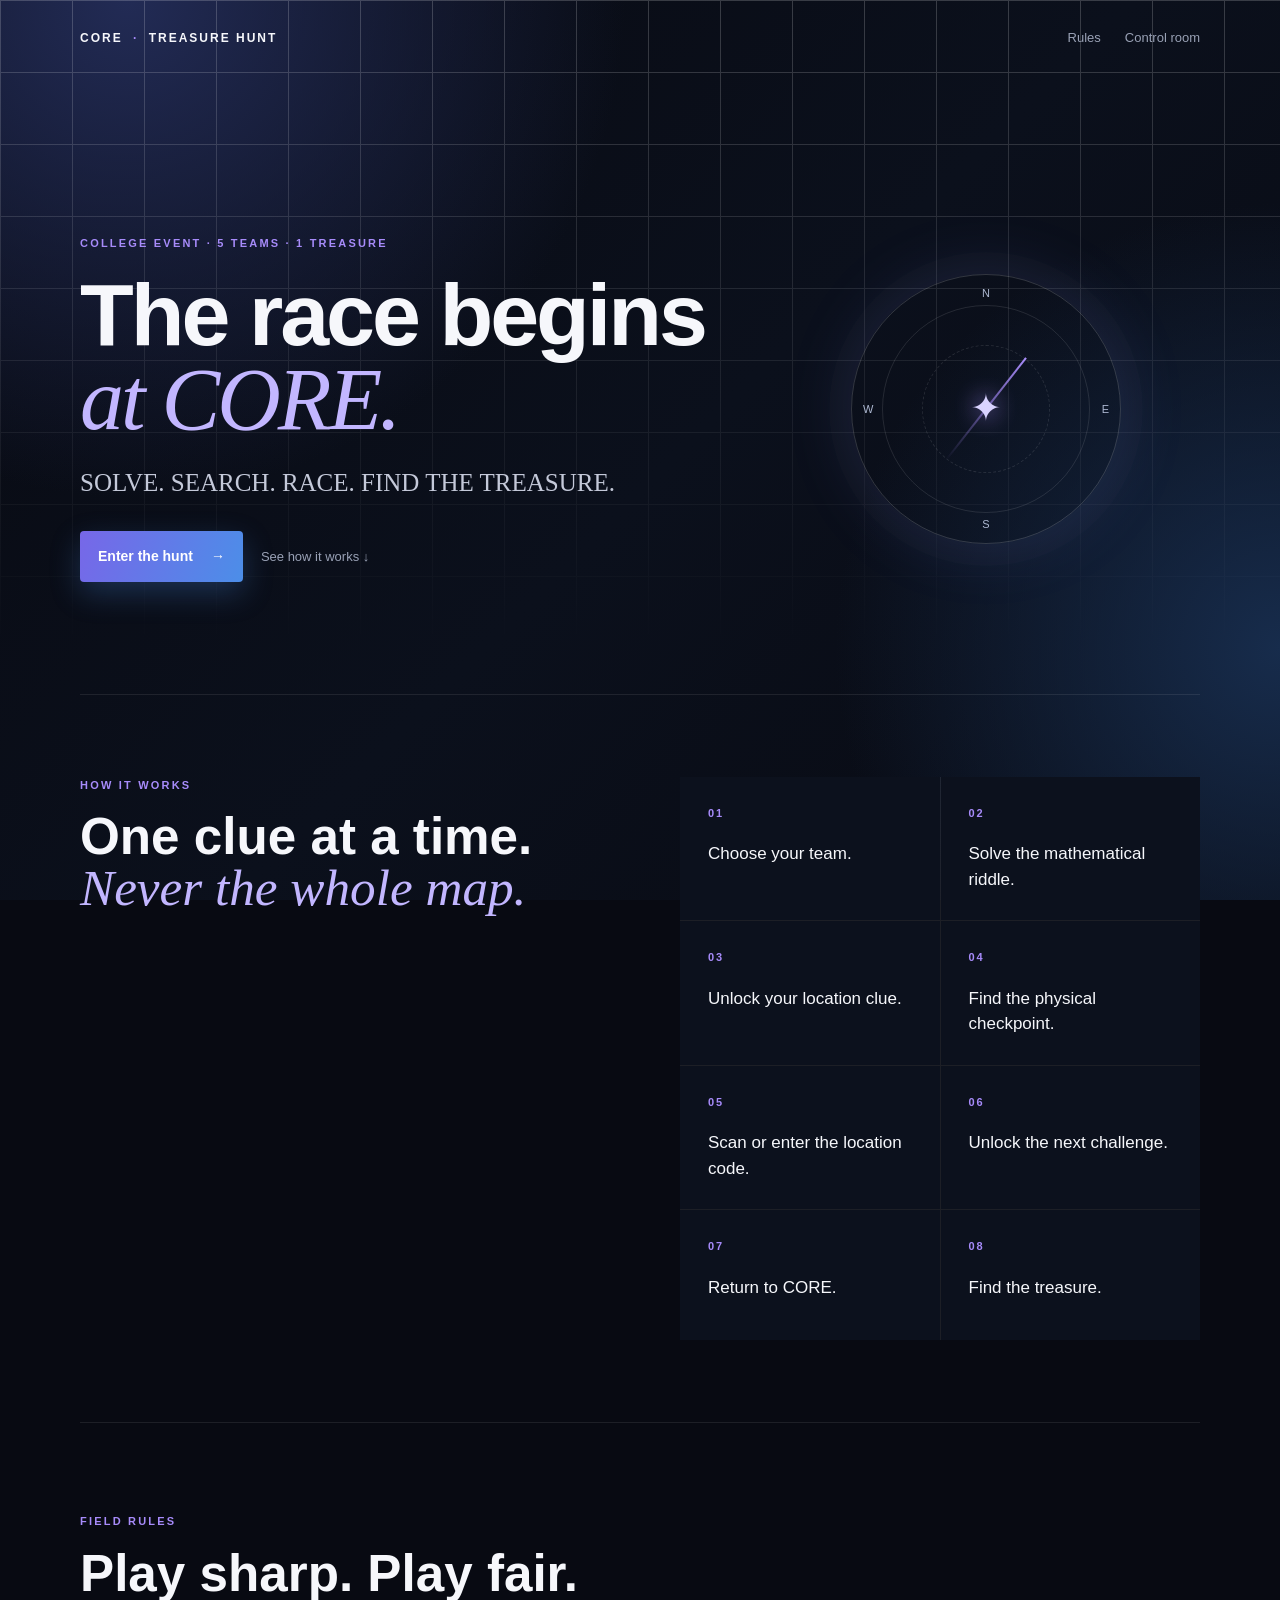
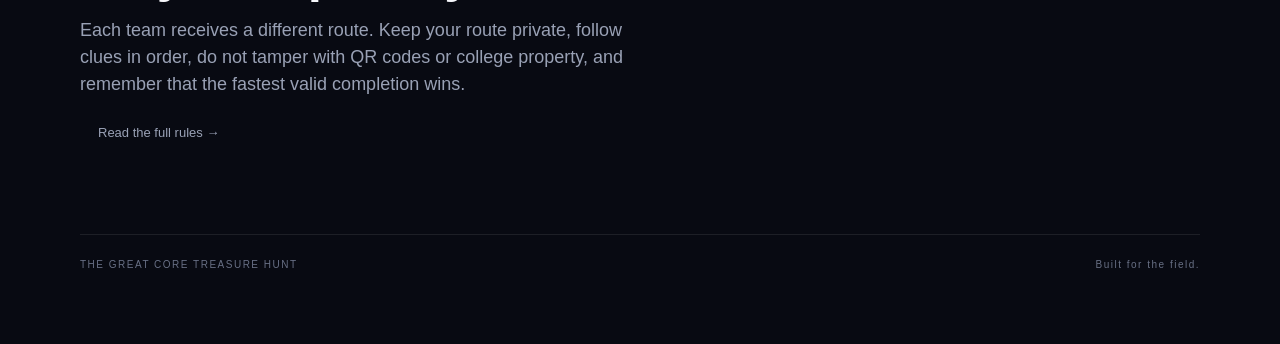
<file: index.html>
<!doctype html><html lang="en"><head><meta charset="UTF-8"><meta name="viewport" content="width=device-width,initial-scale=1"><meta name="theme-color" content="#080a12"><title>The Great CORE Treasure Hunt</title><link rel="manifest" href="manifest.json"><link rel="stylesheet" href="css/style.css"></head><body><div class="site-bg"></div><main class="shell"><header class="app-header"><a class="wordmark" href="index.html">CORE <span>·</span> TREASURE HUNT</a><nav><a href="rules.html">Rules</a><a href="admin.html">Control room</a></nav></header><section class="hero"><div class="hero-copy"><div class="kicker">COLLEGE EVENT · 5 TEAMS · 1 TREASURE</div><h1>The race begins <em>at CORE.</em></h1><p class="hero-lede">SOLVE. SEARCH. RACE. FIND THE TREASURE.</p><a class="primary button-link" href="login.html">Enter the hunt <span>→</span></a><a class="quiet-link" href="#how-it-works">See how it works ↓</a></div><div class="compass" aria-hidden="true"><div class="compass-ring"><span>N</span><span>E</span><span>S</span><span>W</span><i></i></div><div class="compass-core">✦</div></div></section><section class="how" id="how-it-works"><div><div class="kicker">HOW IT WORKS</div><h2>One clue at a time.<br><em>Never the whole map.</em></h2></div><div class="steps"><div><b>01</b><span>Choose your team.</span></div><div><b>02</b><span>Solve the mathematical riddle.</span></div><div><b>03</b><span>Unlock your location clue.</span></div><div><b>04</b><span>Find the physical checkpoint.</span></div><div><b>05</b><span>Scan or enter the location code.</span></div><div><b>06</b><span>Unlock the next challenge.</span></div><div><b>07</b><span>Return to CORE.</span></div><div><b>08</b><span>Find the treasure.</span></div></div></section><section class="rules"><div class="kicker">FIELD RULES</div><h2>Play sharp. Play fair.</h2><p>Each team receives a different route. Keep your route private, follow clues in order, do not tamper with QR codes or college property, and remember that the fastest valid completion wins.</p><a class="quiet-link" href="rules.html">Read the full rules →</a></section><footer><span>THE GREAT CORE TREASURE HUNT</span><span>Built for the field.</span></footer></main><script>if('serviceWorker' in navigator) navigator.serviceWorker.register('service-worker.js');</script></body></html>
</file>
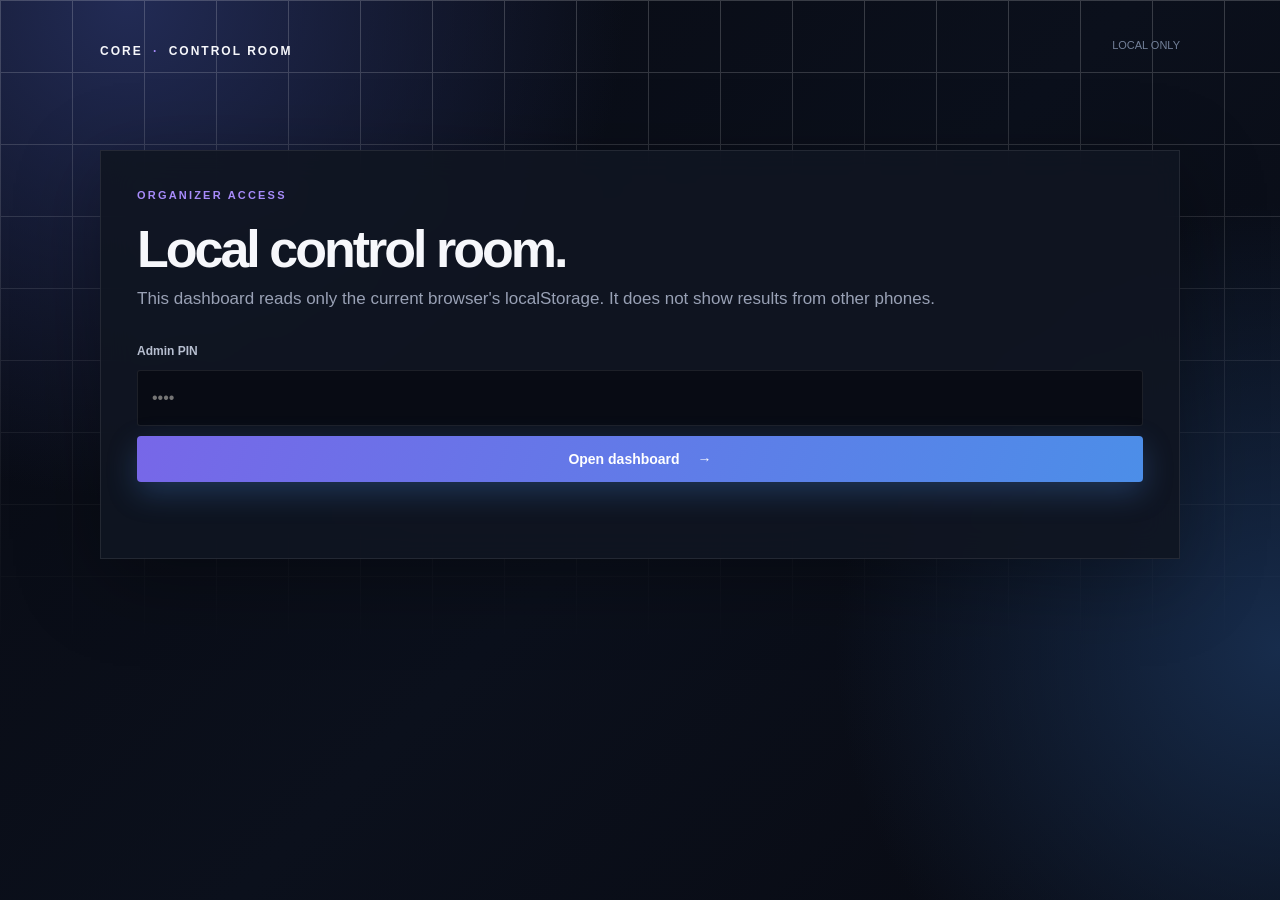
<file: admin.html>
<!doctype html><html lang="en"><head><meta charset="UTF-8"><meta name="viewport" content="width=device-width,initial-scale=1"><title>Local control room | CORE</title><link rel="stylesheet" href="css/style.css"></head><body><div class="site-bg"></div><main class="shell wide"><header class="app-header"><a class="wordmark" href="index.html">CORE <span>·</span> CONTROL ROOM</a><span class="connection">LOCAL ONLY</span></header><section class="panel admin-login" id="adminLogin"><div class="kicker">ORGANIZER ACCESS</div><h1>Local control room.</h1><p class="lede">This dashboard reads only the current browser's localStorage. It does not show results from other phones.</p><form class="stack" id="adminForm"><label for="adminPin">Admin PIN</label><input id="adminPin" type="password" inputmode="numeric" placeholder="••••" required><button class="primary">Open dashboard <span>→</span></button><p class="feedback error-text" id="adminError"></p></form></section><section id="adminDashboard" class="is-hidden"><div class="admin-toolbar"><div><div class="kicker">LOCAL DEVICE DATA ONLY</div><h1>Teams on this device</h1></div><button class="secondary" id="resetAll">Reset all local data</button></div><section id="adminTeams" class="admin-list"></section><section class="panel settings"><div class="kicker">CONFIGURATION</div><h2>Event settings</h2><form id="settingsForm" class="inline-form"><label for="coreMember">CORE member name</label><input id="coreMember" placeholder="Designated CORE Member"><button class="secondary">Save</button></form><p class="feedback success-text" id="settingsSaved"></p></section><section class="panel"><div class="kicker">PRINTABLE CHECKPOINTS</div><div class="admin-toolbar"><h2>QR checkpoint cards</h2><button class="secondary" id="printQr">Print cards</button></div><p class="muted">Cards contain local checkpoint links and backup codes. The game never depends on an online QR service.</p><div class="qr-grid" id="qrGrid"></div></section></section></main><script type="module" src="js/admin.js"></script></body></html>
</file>
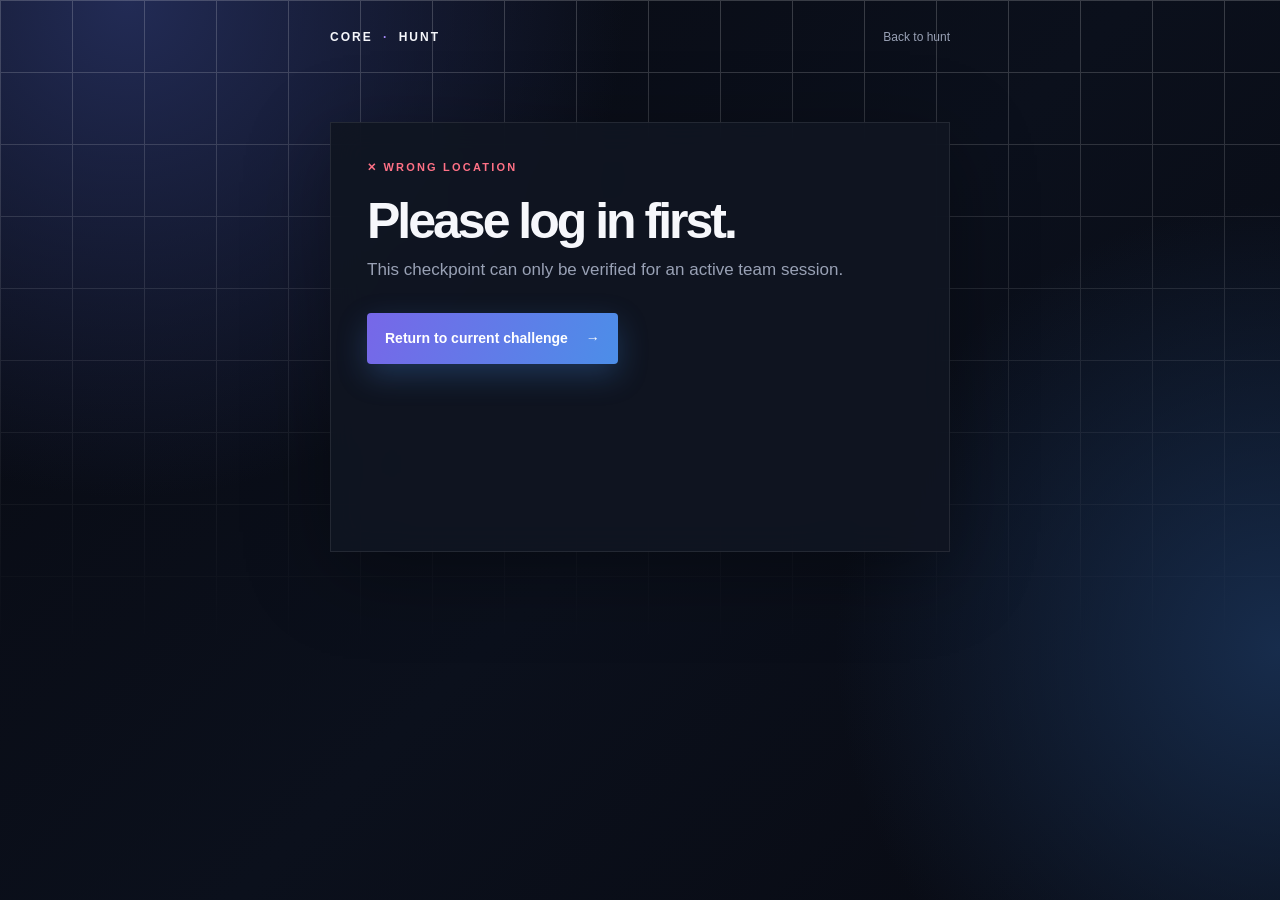
<file: checkpoint.html>
<!doctype html><html lang="en"><head><meta charset="UTF-8"><meta name="viewport" content="width=device-width,initial-scale=1"><meta name="theme-color" content="#080a12"><title>Checkpoint verification | CORE</title><link rel="stylesheet" href="css/style.css"></head><body><div class="site-bg"></div><main class="shell narrow"><header class="app-header"><a class="wordmark" href="index.html">CORE <span>·</span> HUNT</a><a class="text-button" href="game.html">Back to hunt</a></header><section class="panel challenge-panel" id="checkpointCard"><div class="kicker">CHECKPOINT</div><h1>Checking your destination…</h1><p class="lede">Please wait while we compare this checkpoint with your current clue.</p></section></main><script type="module" src="js/checkpoint.js"></script></body></html>
</file>
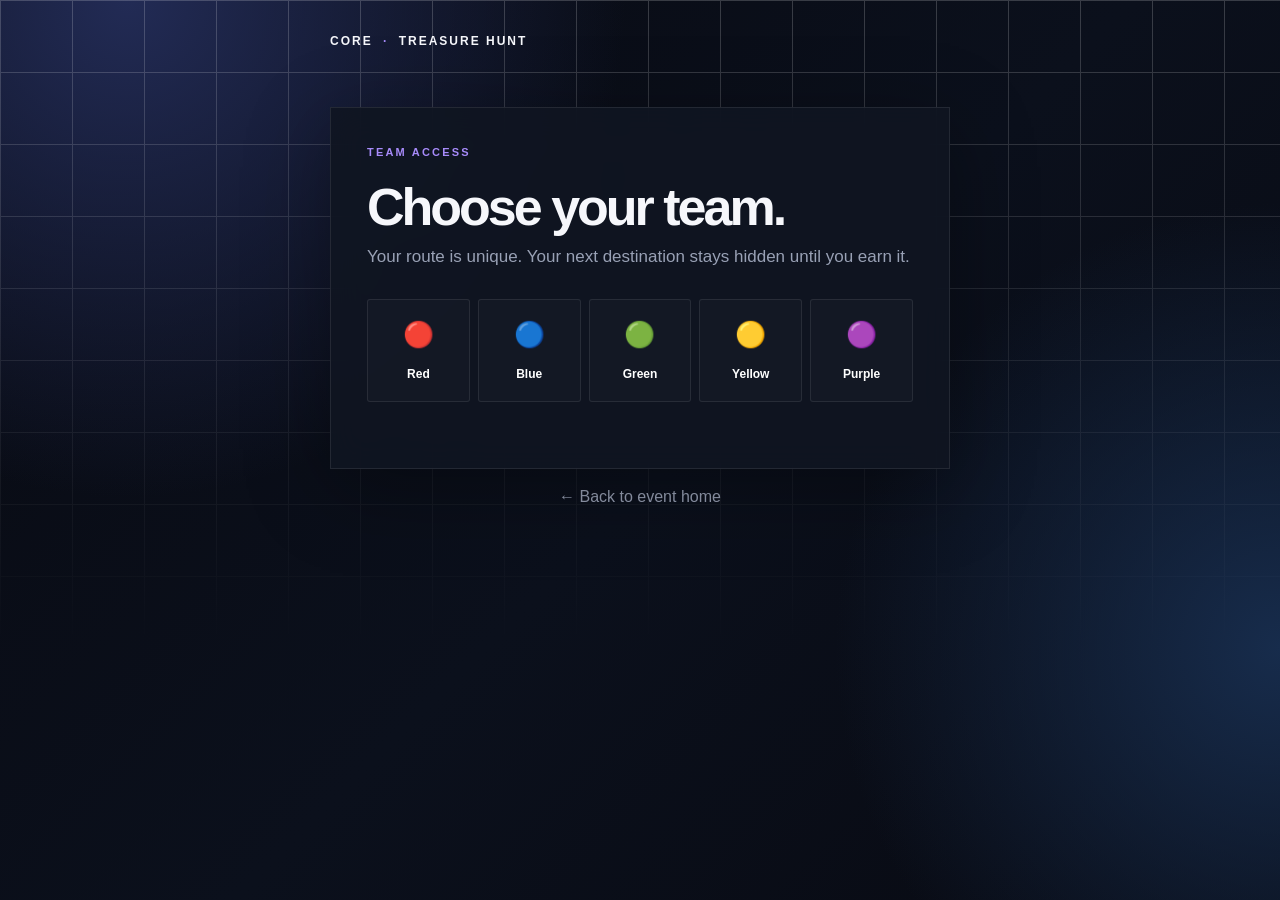
<file: game.html>
<!doctype html><html lang="en"><head><meta charset="UTF-8"><meta name="viewport" content="width=device-width,initial-scale=1"><meta name="theme-color" content="#080a12"><title>Current challenge | CORE</title><link rel="stylesheet" href="css/style.css"></head><body><div class="site-bg"></div><main class="shell narrow"><header class="app-header"><a class="wordmark" href="index.html">CORE <span>·</span> HUNT</a><button class="text-button" id="logout">Exit</button></header><section class="game-meta"><div><strong id="teamName">Loading…</strong><div class="progress-label" id="progress">Checkpoint 0 / 5</div></div><div class="timer"><span>⏱</span> <b id="timer">00:00</b></div></section><div class="progress-track"><i id="progressFill"></i></div><p class="connection"><span class="live-dot"></span><span id="connectionStatus">Connecting</span></p><section class="panel challenge-panel" id="challengeCard"></section><p class="toast" id="toast"></p></main><script type="module" src="js/game.js"></script></body></html>
</file>
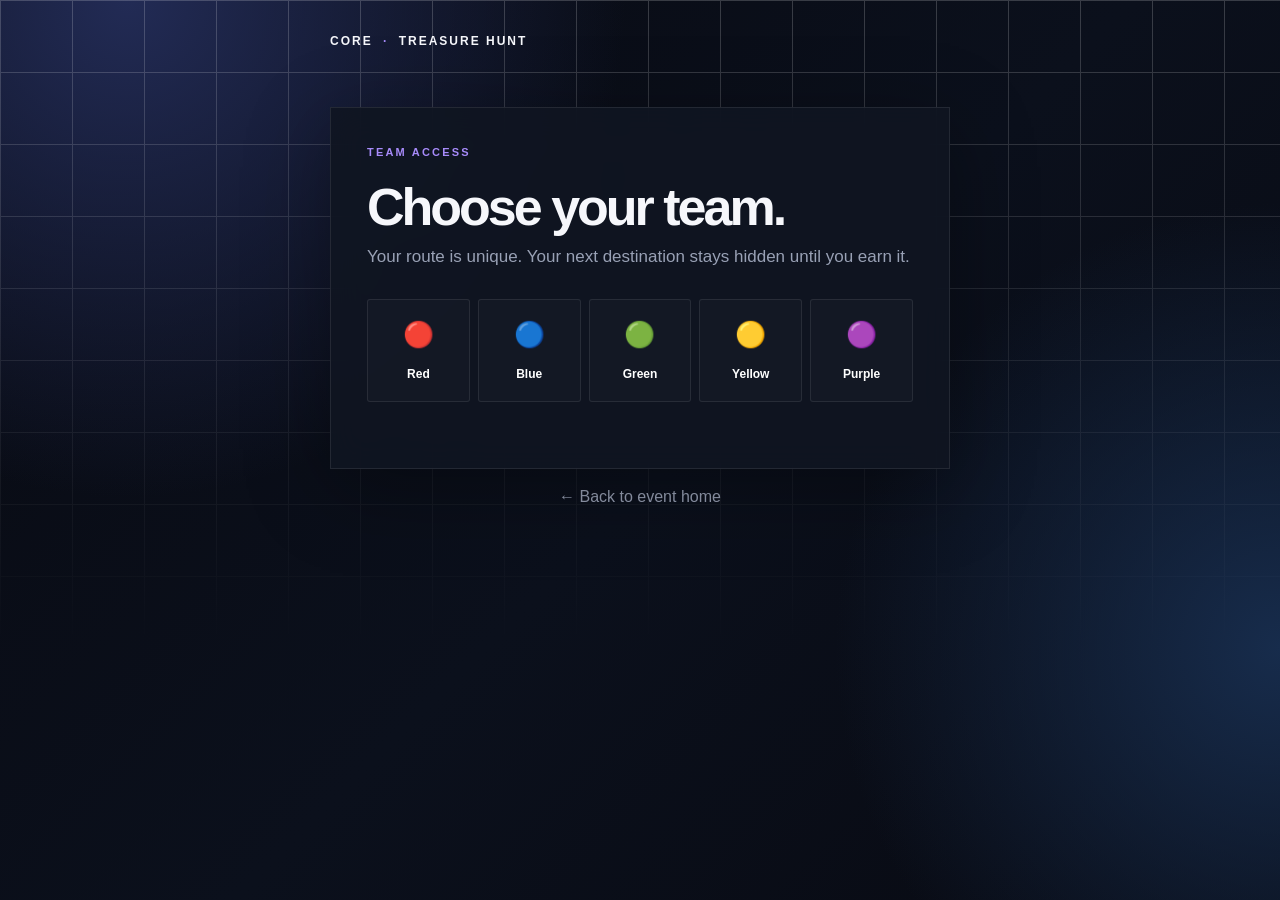
<file: login.html>
<!doctype html><html lang="en"><head><meta charset="UTF-8"><meta name="viewport" content="width=device-width,initial-scale=1"><meta name="theme-color" content="#080a12"><title>Enter the hunt | CORE</title><link rel="manifest" href="manifest.json"><link rel="stylesheet" href="css/style.css"></head><body><div class="site-bg"></div><main class="shell narrow"><a class="wordmark" href="index.html">CORE <span>·</span> TREASURE HUNT</a><section class="panel login-panel"><div class="kicker">TEAM ACCESS</div><h1>Choose your team.</h1><p class="lede">Your route is unique. Your next destination stays hidden until you earn it.</p><div class="team-grid" id="teamGrid"></div><form id="loginForm" class="stack is-hidden"><div class="selected-team" id="selectedTeam">Choose a team</div><label for="pin">Team PIN</label><input id="pin" inputmode="numeric" maxlength="4" placeholder="••••" required><button class="primary">Enter hunt <span>→</span></button><p class="feedback error-text" id="loginError"></p></form></section><p class="center muted"><a href="index.html">← Back to event home</a></p></main><script type="module" src="js/login.js"></script></body></html>
</file>
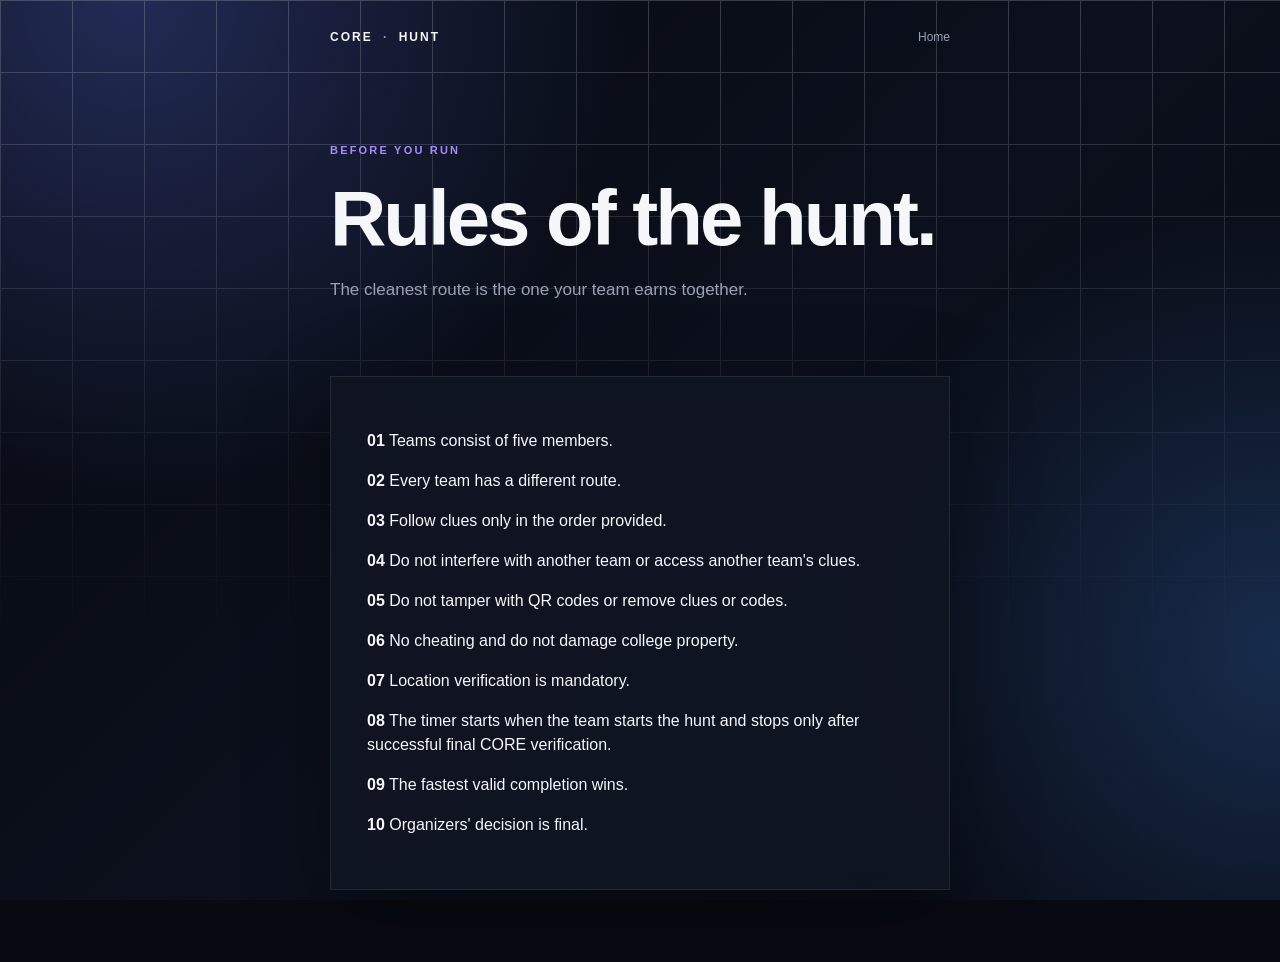
<file: rules.html>
<!doctype html><html lang="en"><head><meta charset="UTF-8"><meta name="viewport" content="width=device-width,initial-scale=1"><title>Rules | CORE Treasure Hunt</title><link rel="stylesheet" href="css/style.css"></head><body><div class="site-bg"></div><main class="shell narrow"><header class="app-header"><a class="wordmark" href="index.html">CORE <span>·</span> HUNT</a><a class="text-button" href="index.html">Home</a></header><section class="page-heading"><div class="kicker">BEFORE YOU RUN</div><h1>Rules of the hunt.</h1><p class="lede">The cleanest route is the one your team earns together.</p></section><section class="panel rules-list"><p><b>01</b> Teams consist of five members.</p><p><b>02</b> Every team has a different route.</p><p><b>03</b> Follow clues only in the order provided.</p><p><b>04</b> Do not interfere with another team or access another team's clues.</p><p><b>05</b> Do not tamper with QR codes or remove clues or codes.</p><p><b>06</b> No cheating and do not damage college property.</p><p><b>07</b> Location verification is mandatory.</p><p><b>08</b> The timer starts when the team starts the hunt and stops only after successful final CORE verification.</p><p><b>09</b> The fastest valid completion wins.</p><p><b>10</b> Organizers' decision is final.</p></section></main></body></html>
</file>
<file: css/style.css>
:root{--ink:#080a12;--panel:#101522e8;--line:#ffffff16;--text:#f6f7fb;--muted:#99a1b5;--violet:#a78bfa;--blue:#72b7ff;--green:#62e0a6;--danger:#ff7186;--serif:Georgia,'Times New Roman',serif;--sans:'Trebuchet MS','Segoe UI',sans-serif}*{box-sizing:border-box}html{scroll-behavior:smooth}body{margin:0;background:var(--ink);color:var(--text);font-family:var(--sans);line-height:1.5}a{color:inherit;text-decoration:none}.site-bg{position:fixed;inset:0;z-index:-1;overflow:hidden;background:radial-gradient(circle at 10% 0%,#222b55 0,transparent 34%),radial-gradient(circle at 100% 72%,#172c4c 0,transparent 31%),linear-gradient(135deg,#080a12,#0b101c 52%,#080a12)}.site-bg:after{content:'';position:absolute;inset:0;opacity:.19;background-image:linear-gradient(#fff 1px,transparent 1px),linear-gradient(90deg,#fff 1px,transparent 1px);background-size:72px 72px;mask-image:linear-gradient(to bottom,black,transparent 72%)}.shell{width:min(1120px,calc(100% - 40px));margin:auto;padding:28px 0 72px}.shell.narrow{width:min(620px,calc(100% - 32px))}.shell.medium{width:min(780px,calc(100% - 32px))}.shell.wide{width:min(1080px,calc(100% - 32px))}.app-header{display:flex;align-items:center;justify-content:space-between;gap:18px;margin-bottom:76px}.wordmark{font-size:12px;font-weight:800;letter-spacing:2px}.wordmark span{color:var(--violet);padding:0 5px}nav{display:flex;gap:24px;color:var(--muted);font-size:13px}nav a:hover,.quiet-link:hover,.text-button:hover{color:#fff}.hero{display:grid;grid-template-columns:1.2fr .8fr;gap:50px;align-items:center;min-height:570px}.kicker{color:var(--violet);font-size:11px;font-weight:800;letter-spacing:2.2px;text-transform:uppercase}.hero h1,.page-heading h1,.panel h1{font-size:clamp(48px,7vw,88px);line-height:.95;letter-spacing:-3px;margin:22px 0}.hero h1 em,.page-heading h1 em,.panel h1 em,h2 em{font-family:var(--serif);font-weight:400;color:#c2b6ff}.hero-lede{font-family:var(--serif);font-size:25px;color:#c4c9d9;margin:0 0 30px}.primary,.secondary{display:inline-flex;align-items:center;justify-content:center;gap:18px;border:0;border-radius:4px;padding:15px 18px;color:#fff;font-family:inherit;font-weight:800;font-size:14px;cursor:pointer;transition:transform .2s,box-shadow .2s}.primary{background:linear-gradient(110deg,#7767e8,#4c8ee8);box-shadow:0 11px 30px #4c8ee844}.primary:hover{transform:translateY(-2px);box-shadow:0 16px 36px #4c8ee866}.secondary{background:#ffffff0d;border:1px solid var(--line)}.button-link{width:max-content}.quiet-link{display:inline-block;margin-left:18px;color:var(--muted);font-size:13px}.compass{display:grid;place-items:center;height:330px}.compass-ring{position:relative;width:270px;height:270px;border:1px solid #ffffff2a;border-radius:50%;box-shadow:0 0 0 22px #ffffff03,0 0 70px #7986ff24;animation:drift 7s ease-in-out infinite}.compass-ring:before,.compass-ring:after{content:'';position:absolute;inset:30px;border:1px solid #ffffff1c;border-radius:50%}.compass-ring:after{inset:70px;border-style:dashed}.compass-ring span{position:absolute;font-size:11px;color:#aeb9d2}.compass-ring span:nth-child(1){top:10px;left:50%;transform:translateX(-50%)}.compass-ring span:nth-child(2){right:11px;top:50%;transform:translateY(-50%)}.compass-ring span:nth-child(3){bottom:10px;left:50%;transform:translateX(-50%)}.compass-ring span:nth-child(4){left:11px;top:50%;transform:translateY(-50%)}.compass-ring i{position:absolute;left:50%;top:50%;width:2px;height:130px;background:linear-gradient(var(--violet),transparent);transform:translate(-50%,-50%) rotate(38deg);transform-origin:center}.compass-core{position:absolute;font-size:38px;color:#d9d3ff;text-shadow:0 0 24px var(--violet);animation:pulse 2.4s ease-in-out infinite}.how{border-top:1px solid var(--line);border-bottom:1px solid var(--line);padding:82px 0;display:grid;grid-template-columns:1fr 1fr;gap:80px}.how h2,.rules h2{font-size:clamp(32px,4vw,54px);line-height:1;margin:18px 0}.steps{display:grid;grid-template-columns:1fr 1fr;gap:1px;background:var(--line)}.steps div{background:#0c111d;padding:28px;min-height:130px}.steps b{display:block;color:var(--violet);font-size:11px;letter-spacing:2px;margin-bottom:20px}.steps span{font-size:17px}.rules{padding:90px 0;max-width:570px}.rules p{color:var(--muted);font-size:18px;margin-bottom:22px}footer{display:flex;justify-content:space-between;border-top:1px solid var(--line);padding-top:22px;color:#687085;font-size:10px;letter-spacing:1.5px}.panel{background:var(--panel);border:1px solid var(--line);padding:36px;box-shadow:0 20px 80px #0005;backdrop-filter:blur(16px)}.login-panel{margin-top:55px}.panel h1{font-size:52px;margin-bottom:12px}.lede{color:var(--muted);font-size:17px;margin:0 0 30px}.team-grid{display:grid;grid-template-columns:repeat(5,1fr);gap:8px;margin:30px 0}.team-tile{background:#ffffff05;border:1px solid var(--line);color:#fff;padding:16px 8px;cursor:pointer;border-radius:3px;font:inherit}.team-tile span{display:block;font-size:25px;margin-bottom:7px}.team-tile strong{font-size:12px}.team-tile:hover,.team-tile.selected{border-color:var(--team-color);background:#ffffff10;box-shadow:0 0 20px color-mix(in srgb,var(--team-color),transparent 75%)}.stack{display:grid;gap:10px}.stack label,.inline-form label{color:#b7bfd0;font-size:12px;font-weight:800}.stack input,.inline-form input{width:100%;border:1px solid var(--line);background:#080b14;color:#fff;padding:15px 14px;border-radius:3px;font:inherit;outline:0}.stack input:focus,.inline-form input:focus{border-color:var(--violet);box-shadow:0 0 0 3px #a78bfa1f}.feedback{min-height:22px;color:var(--muted);font-size:13px;margin:4px 0}.error-text{color:var(--danger)}.success-text{color:var(--green)}.selected-team{padding:12px 0;color:#d9d6ff;font-weight:800}.center{text-align:center}.muted{color:var(--muted)}.text-button{border:0;background:none;color:var(--muted);font:inherit;font-size:12px;cursor:pointer}.page-heading{padding:20px 0 44px}.page-heading h1{font-size:clamp(48px,7vw,78px);max-width:700px}.game-meta{display:flex;align-items:center;justify-content:space-between;margin-bottom:15px}.game-meta strong{font-size:18px}.progress-label{color:var(--muted);font-size:12px;margin-top:4px}.timer{font-variant-numeric:tabular-nums;padding:11px 14px;background:#ffffff0a;border:1px solid var(--line);font-size:16px}.timer span{color:var(--violet)}.progress-track{height:3px;background:#ffffff10}.progress-track i{display:block;height:100%;background:linear-gradient(90deg,var(--violet),var(--blue));transition:width .4s}.connection{color:#738099;font-size:11px;text-align:right;margin:9px 0 20px}.live-dot{display:inline-block;width:6px;height:6px;border-radius:50%;background:var(--green);margin-right:5px}.challenge-panel{min-height:430px}.challenge-panel h1{font-size:50px}.riddle{font-family:var(--serif);font-size:clamp(31px,6vw,54px);margin:40px 0;color:#fff}.clue{white-space:pre-line;font-family:var(--serif);font-size:23px;line-height:1.55;color:#d5d9e7;border-left:2px solid var(--violet);padding:5px 0 5px 24px;margin:34px 0}.destination{display:flex;align-items:center;justify-content:space-between;border-top:1px solid var(--line);border-bottom:1px solid var(--line);padding:18px 0;margin:30px 0;color:var(--muted);font-size:12px}.destination strong{color:#fff;font-size:16px}.completion-mark{width:72px;height:72px;display:grid;place-items:center;border:1px solid var(--violet);border-radius:50%;color:var(--violet);font-size:32px;box-shadow:0 0 35px #a78bfa55;margin-bottom:25px}.finish-time{font-size:64px;font-family:var(--serif);color:#d3ccff;margin:24px 0 30px}.rank-row,.admin-row{display:flex;align-items:center;gap:18px;border-bottom:1px solid var(--line);padding:22px 0}.rank-row:last-child,.admin-row:last-child{border:0}.rank{width:35px;text-align:center;font-size:19px;color:#bbc3d5}.rank-team{display:grid;gap:4px;flex:1}.rank-team strong{font-size:17px}.rank-team span,.admin-row span,.admin-row small{color:var(--muted);font-size:12px}.rank-time{font-variant-numeric:tabular-nums;font-family:var(--serif);font-size:21px}.admin-toolbar{display:flex;align-items:end;justify-content:space-between;gap:20px;margin:20px 0}.admin-toolbar h1,.admin-toolbar h2{margin:8px 0;font-size:38px}.admin-list{background:var(--panel);border:1px solid var(--line);padding:0 24px}.admin-row>div:first-child{display:grid;gap:5px;flex:1}.admin-row small{font-size:11px}.admin-actions{display:flex;gap:7px}.mini{background:#ffffff0c;border:1px solid var(--line);color:#fff;padding:8px 10px;font:inherit;font-size:11px;cursor:pointer}.mini.danger{color:var(--danger)}.settings{margin:28px 0}.inline-form{display:flex;align-items:end;gap:10px}.inline-form label{display:grid;gap:7px;flex:1}.inline-form button{height:48px}.qr-grid{display:grid;grid-template-columns:repeat(3,1fr);gap:12px}.qr-card{background:#fff;color:#101522;text-align:center;padding:16px}.qr-card img{display:block;width:100%;max-width:170px;margin:10px auto}.qr-card h3{font-size:14px;margin:0}.qr-card code{font-weight:800}.toast{min-height:24px;text-align:center;font-size:13px}.is-hidden{display:none!important}@keyframes drift{50%{transform:rotate(7deg)}}@keyframes pulse{50%{transform:scale(1.15);opacity:.7}}@media(max-width:700px){.shell{width:calc(100% - 28px);padding-top:20px}.app-header{margin-bottom:45px}nav{gap:10px}nav a{font-size:11px}.hero{grid-template-columns:1fr;min-height:auto;padding:50px 0 90px}.hero h1{font-size:58px}.compass{height:240px}.compass-ring{width:210px;height:210px}.how{grid-template-columns:1fr;gap:30px;padding:58px 0}.steps{grid-template-columns:1fr 1fr}.steps div{padding:19px;min-height:110px}.steps span{font-size:14px}.rules{padding:58px 0}.panel{padding:25px 20px}.team-grid{grid-template-columns:repeat(3,1fr)}.team-tile:nth-child(4),.team-tile:nth-child(5){grid-column:span 1}.panel h1,.challenge-panel h1{font-size:40px}.clue{font-size:20px}.admin-toolbar{align-items:flex-start;flex-direction:column}.admin-row{align-items:flex-start;flex-direction:column}.admin-actions{width:100%}.admin-actions button{flex:1}.qr-grid{grid-template-columns:repeat(2,1fr)}.inline-form{align-items:stretch;flex-direction:column}.inline-form button{width:100%}.quiet-link{display:block;margin:20px 0 0}.finish-time{font-size:52px}}@media print{body{background:#fff;color:#000}.site-bg,.app-header,.admin-toolbar,.settings,.admin-login{display:none!important}.shell{width:100%;padding:0}.qr-grid{grid-template-columns:repeat(2,1fr)}.qr-card{break-inside:avoid;border:1px solid #ddd;margin:8px}.print-ready{display:block}}
</file>
